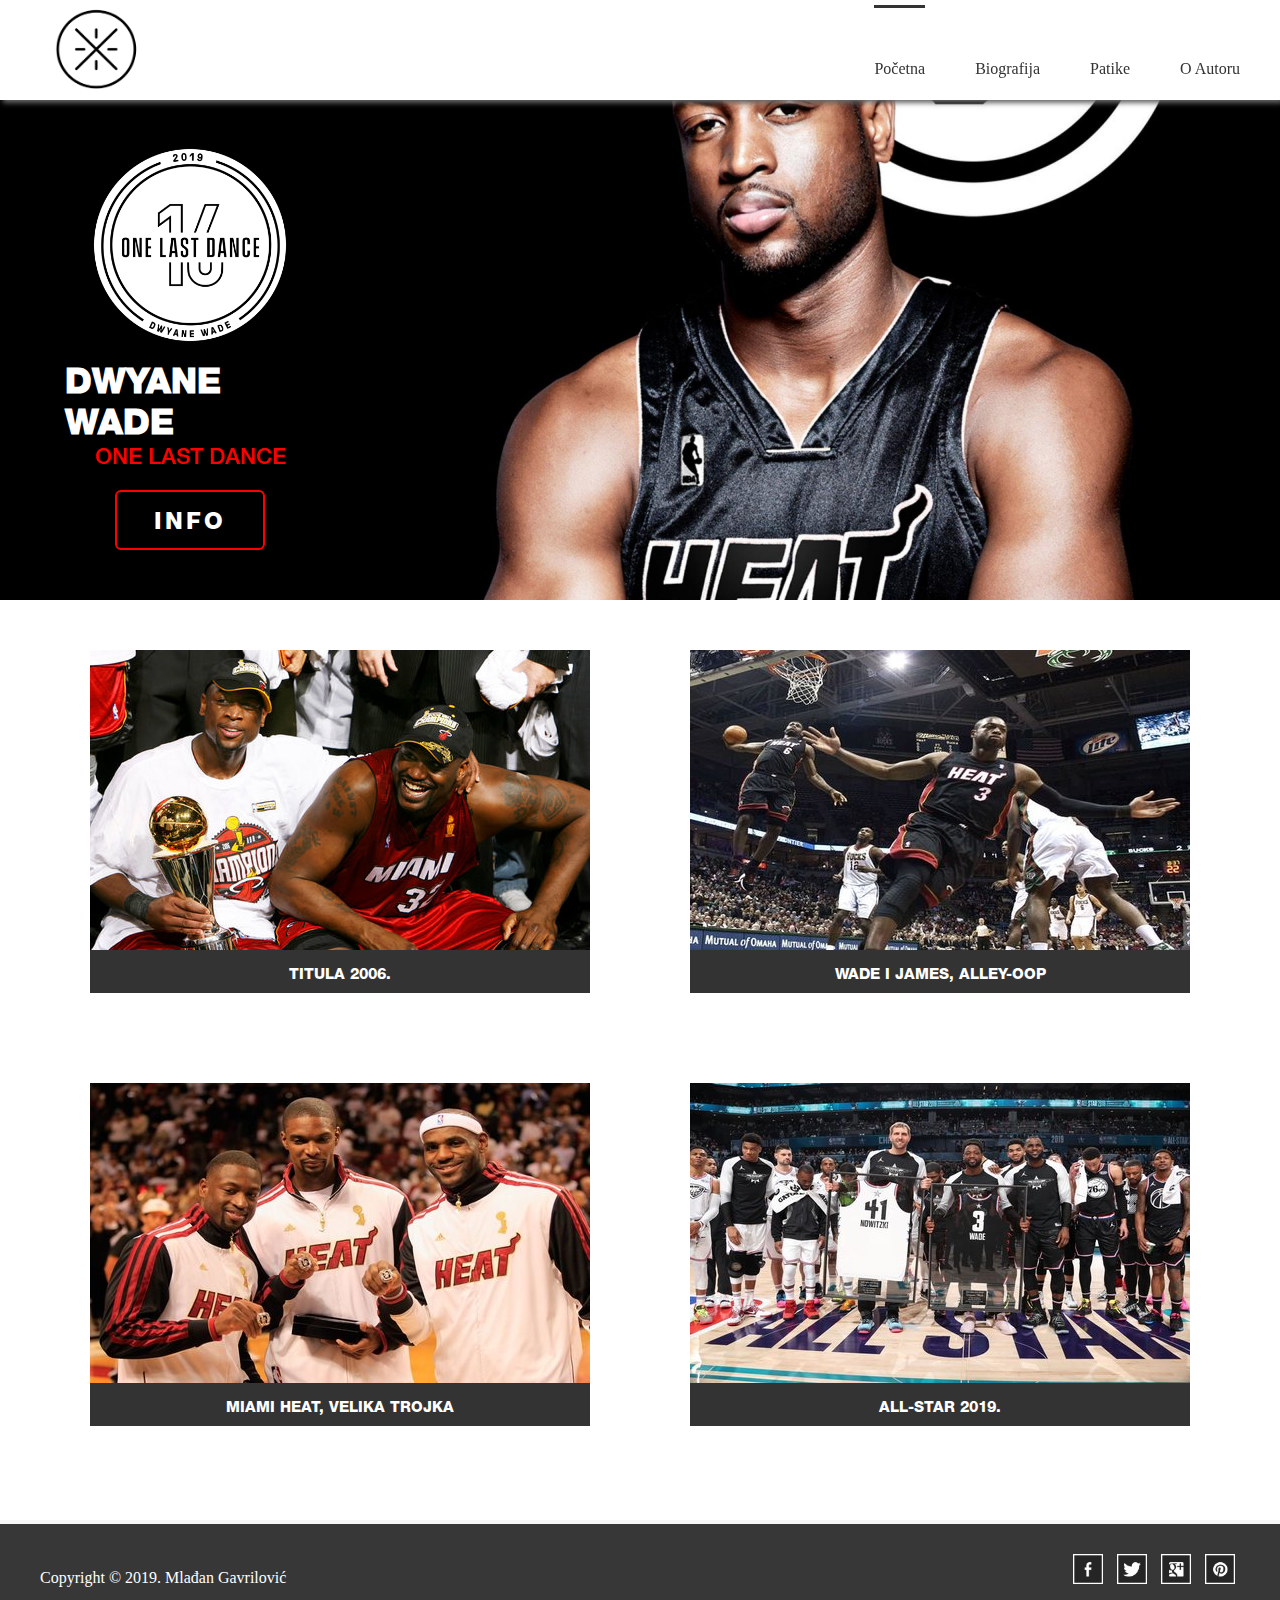
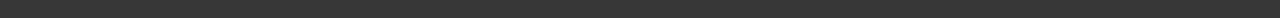
<file: index.html>
<!DOCTYPE html>
<html>
	<head>
		<title>D-Wade</title>
		<meta charset="utf-8" />
		<link rel="stylesheet" type="text/css" href="css/style.css" />
		<link rel="icon" type="image/jpg" href="img/lopta.jpg" />
	</head>
	<body>
	
	<!-- Header -->
			<div id="header">
				<div class="centar">
					<div id="logo">
						<a href="index.html"><img src="img/logo.jpg" alt="Logo" /></a>
					</div>
					<div id="navigacija">
						<ul>
							<li class="aktivanLink"><a href="#">Početna</a></li>
							<li><a href="biografija.html">Biografija</a></li>
							<li><a href="Patike.html">Patike</a></li>
							<li><a href="Autor.html">O Autoru</a></li>
						</ul>
					</div>
					<div class="cistac"></div>
				</div>
			</div>
		<!--// Header -->
		
		<!-- Slajder -->
		<div id="slajder">
			<div class="centar">
				<div id="levoIndex">
					<div class="indexBlok">
						<img src="img/last.jpg" alt="Image" />
					</div>
					
					<div class="indexBlok">
						<h1> DWYANE WADE </h1>
						<p>ONE LAST DANCE </p>
					</div>
					
					<div class="indexBlok">
						<form action="biografija.html" method="get" name="forma" id="forma">
						  <input type="submit" value="Info" class="dugme" id="btn" name="btn1"/>
						 <form>
					</div>
				</div>
				<div class="cistac"></div>
			</div>
		</div>
	<!--//	Slajder -->
	
	<!-- Galerija -->
	<div id="galerija">
		<div class="centar">
			<div class="red">
				<div class="galBlok">
					<figure>
						<img src="img/slika1.jpg" alt="Image" />
						<figcaption>Titula 2006.</figcaption>
					</figure>
				</div>
				
				<div class="galBlok">
					<figure>
						<img src="img/slika2.jpg" alt="Image" />
						<figcaption>Wade i James, alley-oop</figcaption>
					</figure>
				</div>
			</div>
			<div class="red">
				<div class="galBlok">
					<figure>
						<img src="img/slika3.jpg" alt="Image" />
						<figcaption>Miami Heat, velika trojka</figcaption>
					</figure>
				</div>
				
				<div class="galBlok">
					<figure>
						<img src="img/slika4.jpg" alt="Image" />
						<figcaption>All-Star 2019.</figcaption>
					</figure>
				</div>
			</div>
		</div>
	</div>
	<!--// Galerija -->
	
	<!-- Futer -->
			<div id="futer">
				<div class="centar">
					<div id="copyright">
						<p>Copyright &copy; 2019. Mlađan Gavrilović</p>
					</div>
					<div id="social-network">
						<ul>
							<li><a href="http://www.facebook.com"><img src="img/fb.jpg" /></a></li>
							<li><a href="http://www.twitter.com"><img src="img/tw.jpg" /></a></li>
							<li><a href="http://www.google.com"><img src="img/gp.jpg" /></a></li>
							<li><a href="http://www.pinterest.com"><img src="img/pt.jpg" /></a></li>
						</ul>
					</div>
					<div class="cistac"></div>
				</div>
			</div>
		<!--// Futer -->
	</body>
</html>
</file>
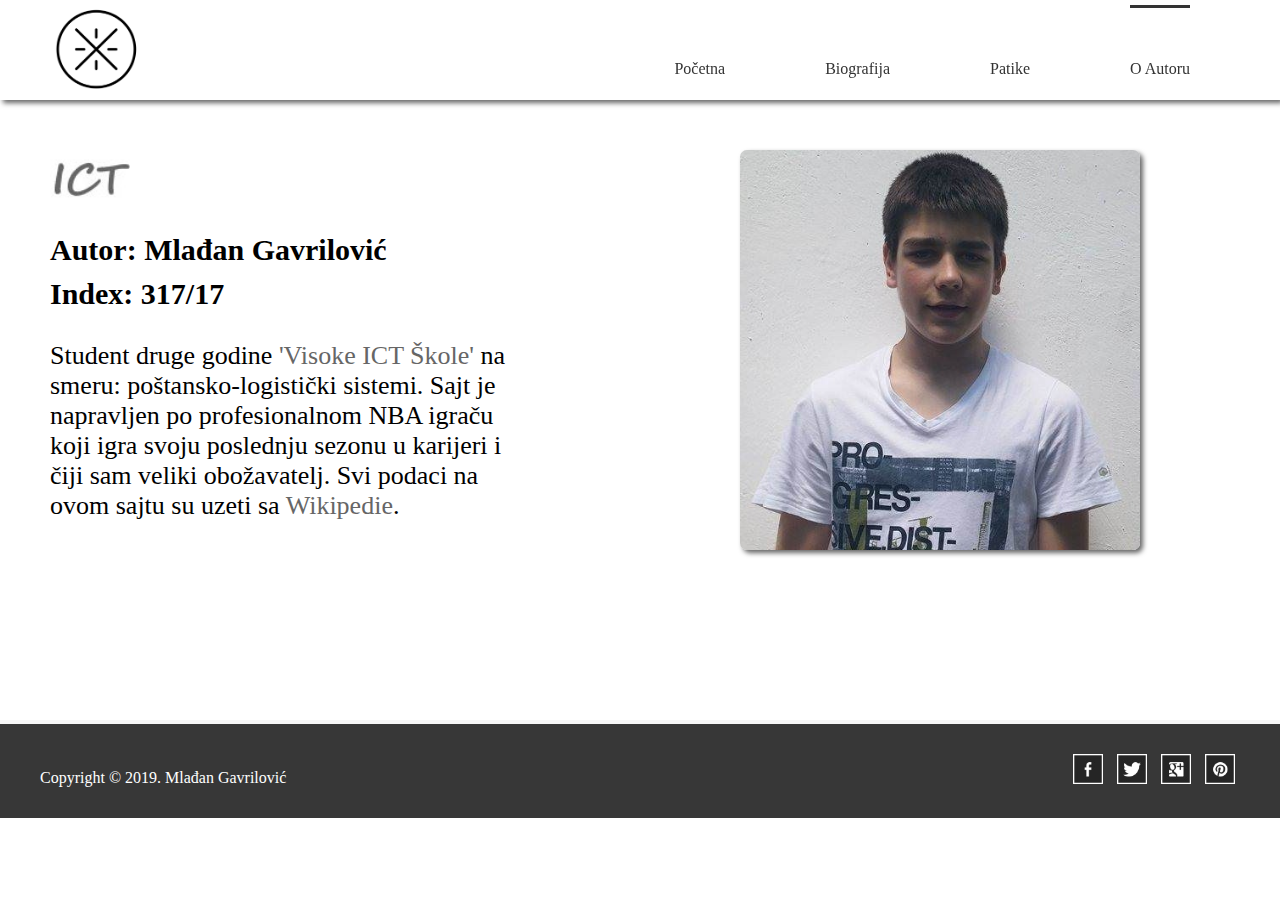
<file: Autor.html>
<!DOCTYPE html>
<html>
	<head>
		<title>D-Wade</title>
		<meta charset="utf-8" />
		<link rel="stylesheet" type="text/css" href="css/style.css" />
		<link rel="icon" type="image/jpg" href="img/lopta.jpg" />
	</head>
	<body>
	
		<!-- Header -->
			<div id="header">
				<div class="centar">
					<div id="logo">
						<a href="index.html"><img src="img/logo.jpg" alt="Logo" /></a>
					</div>
					<div id="navigacija">
						<ul>
							<li><a href="index.html">Početna</a><li>
							<li><a href="biografija.html">Biografija</a><li>
							<li><a href="Patike.html">Patike</a><li>
							<li class="aktivanLink"><a href="#">O Autoru</a><li>
						</ul>
					</div>
					<div class="cistac"></div>
				</div>
			</div>
		<!--// Header -->
		 
		 <!-- Autor -->
			<div id="autor">
				<div class="centar">
					<div id="autorLevo">
						<div id="autorLogo"><img src="img/ictLogo.jpg" alt="logo" /></div>
						<div id="autorTekst">
							<h1>Autor: Mlađan Gavrilović </h1>
							<h1>Index: 317/17</h1>
							<p>Student druge godine <a href="https://ict.edu.rs/">'Visoke ICT Škole'</a> na smeru: poštansko-logistički sistemi.
							Sajt je napravljen po profesionalnom NBA igraču koji igra svoju poslednju sezonu u karijeri 
							i čiji sam veliki obožavatelj. Svi podaci na ovom sajtu su uzeti sa <a href="https://sr.wikipedia.org/sr-ec/%D0%94%D0%B2%D0%B5%D1%98%D0%BD_%D0%92%D0%B5%D1%98%D0%B4">Wikipedie</a>.</p>
						</div>
					</div>
					
					<div id="autorSlika">
						<img src="img/autorSlika.jpg" alt="Image" />
					</div>
					<div class="cistac"></div>
				</div>
			</div>
			<!--// Autor -->
	
		<!-- Futer -->
			<div id="futer">
				<div class="centar">
					<div id="copyright">
						<p>Copyright &copy; 2019. Mlađan Gavrilović</p>
					</div>
					<div id="social-network">
						<ul>
							<li><a href="http://www.facebook.com"><img src="img/fb.jpg" /></a></li>
							<li><a href="http://www.twitter.com"><img src="img/tw.jpg" /></a></li>
							<li><a href="http://www.google.com"><img src="img/gp.jpg" /></a></li>
							<li><a href="http://www.pinterest.com"><img src="img/pt.jpg" /></a></li>
						</ul>
					</div>
					<div class="cistac"></div>
				</div>
			</div>
		<!--// Futer -->
	
	</body>
</html>
</file>
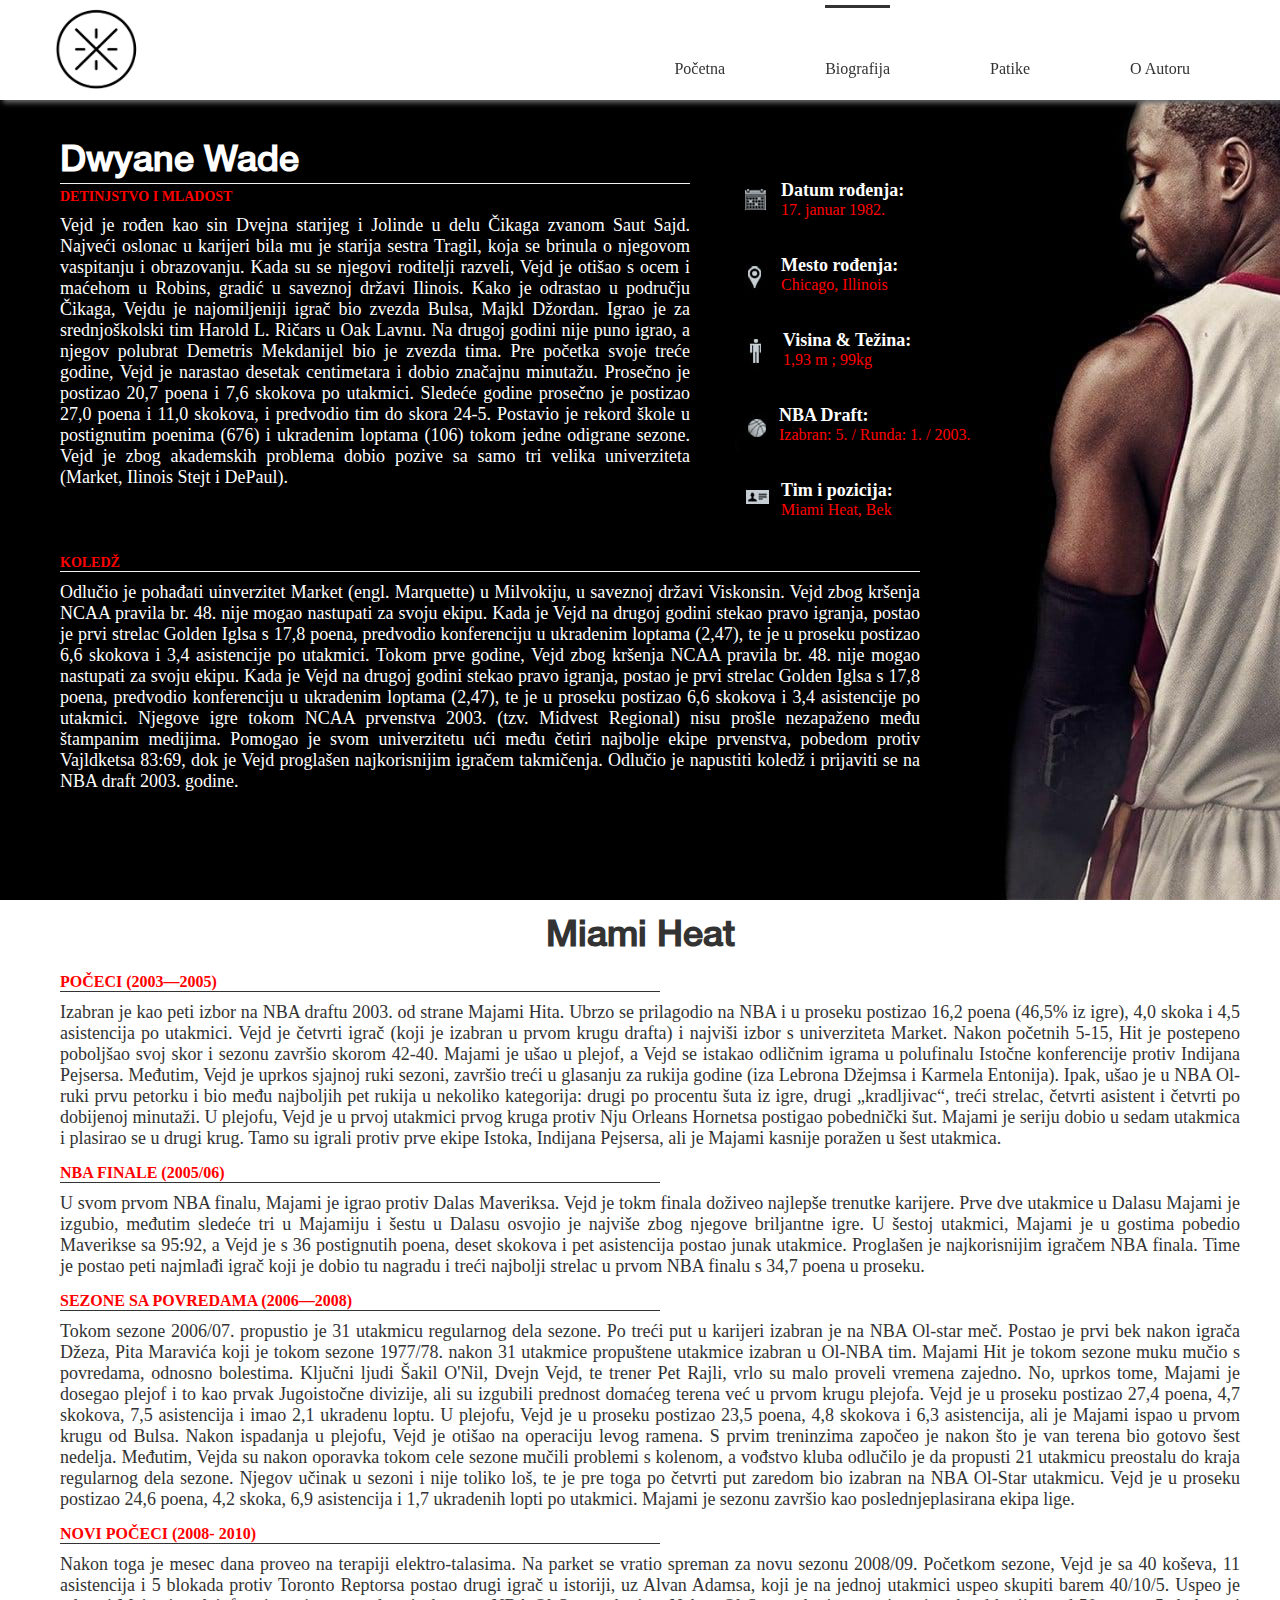
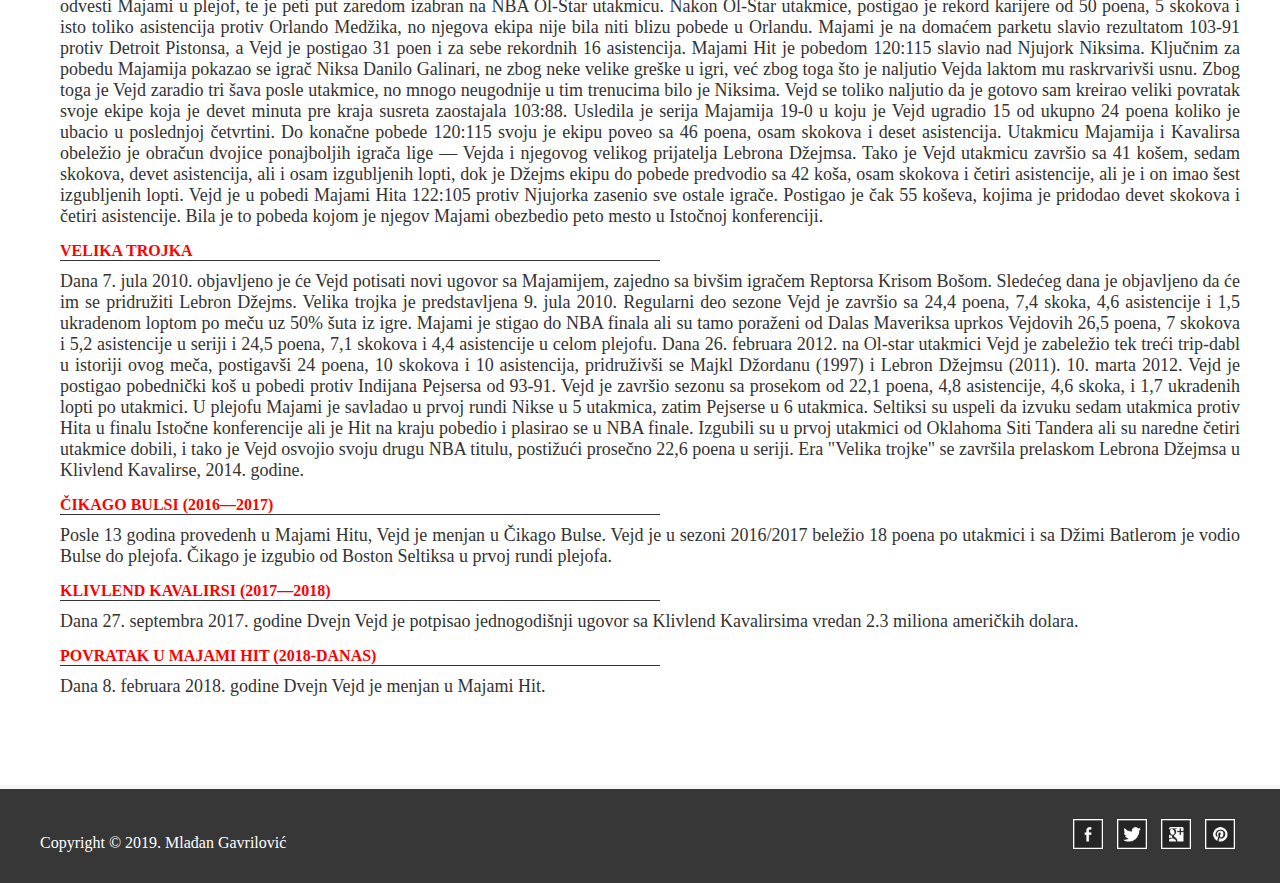
<file: biografija.html>
<!DOCTYPE html>
<html>
	<head>
		<title>D-Wade</title>
		<meta charset="utf-8" />
		<link rel="stylesheet" type="text/css" href="css/style.css" />
		<link rel="icon" type="image/jpg" href="img/lopta.jpg" />
	</head>
	<body>
	
	<!-- Header -->
			<div id="header">
				<div class="centar">
					<div id="logo">
						<a href="index.html"><img src="img/logo.jpg" alt="Logo" /></a>
					</div>
					<div id="navigacija">
						<ul>
							<li><a href="index.html">Početna</a><li>
							<li class="aktivanLink"><a href="#">Biografija</a><li>
							<li><a href="Patike.html">Patike</a><li>
							<li><a href="Autor.html">O Autoru</a><li>
						</ul>
					</div>
					<div class="cistac"></div>
				</div>
			</div>
		<!--// Header -->
		
		<!-- Slajder -->
		<div id="bioSlajder">
			<div class="centar">
				<div id="podaci">
					<div class="blok">
						<img src="img/calendar.jpg" />
						<h2>Datum rođenja:</h2>
						<p>17. januar 1982.</p>
					</div>
					<div class="blok">
						<img src="img/place.jpg" />
						<h2> Mesto rođenja:</h2>
						<p>Chicago, Illinois</p>
					</div>
					<div class="blok">
						<img src="img/covek.jpg" />
						<h2>Visina & Težina:</h2>
						<p>1,93 m ; 99kg </p>
					</div>
					<div class="blok">
						<img src="img/ball.jpg" />
						<h2> NBA Draft:</h2>
						<p> Izabran: 5. / Runda: 1. / 2003. </p> 
					</div>
					<div class="blok">
						<img src="img/team.jpg" />
						<h2> Tim i pozicija:</h2>
						<p> Miami Heat, Bek </p> 
					</div>
				</div>
				
				<div id="dwade">
					<h1> Dwyane Wade </h1>
					<h2> Detinjstvo i mladost</h2>
					<p>Vejd je rođen kao sin Dvejna starijeg i Jolinde u delu Čikaga zvanom Saut Sajd. Najveći oslonac u karijeri bila mu je starija sestra Tragil, koja se brinula o njegovom vaspitanju i obrazovanju. 
					Kada su se njegovi roditelji razveli, Vejd je otišao s ocem i maćehom u Robins, gradić u saveznoj državi Ilinois. Kako je odrastao u području Čikaga, Vejdu je najomiljeniji igrač bio zvezda Bulsa, Majkl Džordan.

					Igrao je za srednjoškolski tim Harold L. Ričars u Oak Lavnu. Na drugoj godini nije puno igrao, a njegov polubrat Demetris Mekdanijel bio je zvezda tima. Pre početka svoje treće godine, Vejd je narastao desetak 
					centimetara i dobio značajnu minutažu. Prosečno je postizao 20,7 poena i 7,6 skokova po utakmici. Sledeće godine prosečno je postizao 27,0 poena i 11,0 skokova, i predvodio tim do skora 24-5. Postavio je rekord
					škole u postignutim poenima (676) i ukradenim loptama (106) tokom jedne odigrane sezone.

					Vejd je zbog akademskih problema dobio pozive sa samo tri velika univerziteta (Market, Ilinois Stejt i DePaul).</p>
				</div>
				<div id="bioDW">
					<h2>Koledž</h2>
					<p>Odlučio je pohađati uinverzitet Market (engl. Marquette) u Milvokiju, u saveznoj državi Viskonsin. Vejd zbog kršenja NCAA pravila br. 48. nije mogao nastupati za svoju ekipu. Kada je Vejd na drugoj godini stekao
					pravo igranja, postao je prvi strelac Golden Iglsa s 17,8 poena, predvodio konferenciju u ukradenim loptama (2,47), te je u proseku postizao 6,6 skokova i 3,4 asistencije po utakmici. Tokom prve godine, Vejd zbog kršenja
					NCAA pravila br. 48. nije mogao nastupati za svoju ekipu. Kada je Vejd na 
					drugoj godini stekao pravo igranja, postao je prvi strelac Golden Iglsa s 17,8 poena, predvodio konferenciju u ukradenim loptama (2,47), te je u proseku postizao 6,6 skokova i 3,4 asistencije po utakmici.
					Njegove igre tokom NCAA prvenstva 2003. (tzv. Midvest Regional) nisu prošle nezapaženo među štampanim medijima. Pomogao je svom univerzitetu ući među četiri najbolje ekipe prvenstva, pobedom protiv Vajldketsa 83:69,
					dok je Vejd proglašen najkorisnijim igračem takmičenja. Odlučio je napustiti koledž i prijaviti se na NBA draft 2003. godine.</p>
				</div>
				<div class="cistac"></div>
			</div>
		</div>
	<!--//	Slajder -->
	
	<!-- Biografija Nastavak -->
	<div id="sredina">
		<div class="centar">
			<div id="biograf">
				<h1>Miami Heat</h1>
				<h2>Počeci (2003—2005)</h2>
				<p>Izabran je kao peti izbor na NBA draftu 2003. od strane Majami Hita. Ubrzo se prilagodio na NBA i u proseku postizao 16,2 poena (46,5% iz igre), 4,0 skoka i 4,5 asistencija po utakmici. Vejd je četvrti igrač (koji 
					je izabran u prvom krugu drafta) i najviši izbor s univerziteta Market. Nakon početnih 5-15, Hit je postepeno poboljšao svoj skor i sezonu završio skorom 42-40. Majami je ušao u plejof, a Vejd se istakao odličnim 
					igrama u polufinalu Istočne konferencije protiv Indijana Pejsersa. Međutim, Vejd je uprkos sjajnoj ruki sezoni, završio treći u glasanju za rukija godine (iza Lebrona Džejmsa i Karmela Entonija). Ipak, ušao je u NBA Ol-ruki 
					prvu petorku i bio među najboljih pet rukija u nekoliko kategorija: drugi po procentu šuta iz igre, drugi „kradljivac“, treći strelac, četvrti asistent i četvrti po dobijenoj minutaži. U plejofu, Vejd je u prvoj utakmici prvog 
					kruga protiv Nju Orleans Hornetsa postigao pobednički šut. Majami je seriju dobio u sedam utakmica i plasirao se u drugi krug. Tamo su igrali protiv prve ekipe Istoka, Indijana Pejsersa, ali je Majami kasnije poražen u šest utakmica.</p>
				<h2>NBA finale (2005/06)</h2>
				<p>U svom prvom NBA finalu, Majami je igrao protiv Dalas Maveriksa. Vejd je tokm finala doživeo najlepše trenutke karijere. Prve dve utakmice u Dalasu Majami je izgubio, međutim sledeće tri u Majamiju i šestu u Dalasu osvojio je najviše zbog
					njegove briljantne igre. U šestoj utakmici, Majami je u gostima pobedio Maverikse sa 95:92, a Vejd je s 36 postignutih poena, deset skokova i pet asistencija postao junak utakmice. Proglašen je najkorisnijim igračem NBA finala. Time je postao peti
					najmlađi igrač koji je dobio tu nagradu i treći najbolji strelac u prvom NBA finalu s 34,7 poena u proseku.</p>
				<h2>Sezone sa povredama (2006—2008)</h2>
				<p>Tokom sezone 2006/07. propustio je 31 utakmicu regularnog dela sezone. Po treći put u karijeri izabran je na NBA Ol-star meč. Postao je prvi bek nakon igrača Džeza, Pita Maravića koji je tokom sezone 1977/78. nakon 31 utakmice propuštene utakmice 
					izabran u Ol-NBA tim. Majami Hit je tokom sezone muku mučio s povredama, odnosno bolestima. Ključni ljudi Šakil O'Nil, Dvejn Vejd, te trener Pet Rajli, vrlo su malo proveli vremena zajedno. No, uprkos tome, Majami je dosegao plejof i to kao prvak
					Jugoistočne divizije, ali su izgubili prednost domaćeg terena već u prvom krugu plejofa. Vejd je u proseku postizao 27,4 poena, 4,7 skokova, 7,5 asistencija i imao 2,1 ukradenu loptu.

					U plejofu, Vejd je u proseku postizao 23,5 poena, 4,8 skokova i 6,3 asistencija, ali je Majami ispao u prvom krugu od Bulsa. Nakon ispadanja u plejofu, Vejd je otišao na operaciju levog ramena. S prvim treninzima započeo je nakon što je van terena bio gotovo šest
					nedelja. Međutim, Vejda su nakon oporavka tokom cele sezone mučili problemi s kolenom, a vođstvo kluba odlučilo je da propusti 21 utakmicu preostalu do kraja regularnog dela sezone. Njegov učinak u sezoni i nije toliko loš, te je pre toga po četvrti put zaredom 
					bio izabran na NBA Ol-Star utakmicu. Vejd je u proseku postizao 24,6 poena, 4,2 skoka, 6,9 asistencija i 1,7 ukradenih lopti po utakmici. Majami je sezonu završio kao poslednjeplasirana ekipa lige.</p>
				<h2>Novi počeci (2008- 2010)</h2>
				<p>Nakon toga je mesec dana proveo na terapiji elektro-talasima. Na parket se vratio spreman za novu sezonu 2008/09. Početkom sezone, Vejd je sa 40 koševa, 11 asistencija i 5 blokada protiv Toronto Reptorsa postao drugi igrač u istoriji, uz Alvan Adamsa,
					koji je na jednoj utakmici uspeo skupiti barem 40/10/5. Uspeo je odvesti Majami u plejof, te je peti put zaredom izabran na NBA Ol-Star utakmicu.

					Nakon Ol-Star utakmice, postigao je rekord karijere od 50 poena, 5 skokova i isto toliko asistencija protiv Orlando Medžika, no njegova ekipa nije bila niti blizu pobede u Orlandu. Majami je na domaćem parketu slavio rezultatom 103-91 protiv Detroit Pistonsa, a Vejd je postigao
					31 poen i za sebe rekordnih 16 asistencija. Majami Hit je pobedom 120:115 slavio nad Njujork Niksima. Ključnim za pobedu Majamija pokazao se igrač Niksa Danilo Galinari, ne zbog neke velike greške u igri, već zbog toga što je naljutio Vejda laktom mu raskrvarivši usnu. 
					Zbog toga je Vejd zaradio tri šava posle utakmice, no mnogo neugodnije u tim trenucima bilo je Niksima.

					Vejd se toliko naljutio da je gotovo sam kreirao veliki povratak svoje ekipe koja je devet minuta pre kraja susreta zaostajala 103:88. Usledila je serija Majamija 19-0 u koju je Vejd ugradio 15 od ukupno 24 poena koliko je ubacio u poslednjoj četvrtini. Do konačne pobede
					120:115 svoju je ekipu poveo sa 46 poena, osam skokova i deset asistencija. Utakmicu Majamija i Kavalirsa obeležio je obračun dvojice ponajboljih igrača lige — Vejda i njegovog velikog prijatelja Lebrona Džejmsa. Tako je Vejd utakmicu završio sa 41 košem, sedam skokova,
					devet asistencija, ali i osam izgubljenih lopti, dok je Džejms ekipu do pobede predvodio sa 42 koša, osam skokova i četiri asistencije, ali je i on imao šest izgubljenih lopti. Vejd je u pobedi Majami Hita 122:105 protiv Njujorka zasenio sve ostale igrače. 
					Postigao je čak 55 koševa, kojima je pridodao devet skokova i četiri asistencije. Bila je to pobeda kojom je njegov Majami obezbedio peto mesto u Istočnoj konferenciji.</p>
				 <h2>Velika trojka</h2>
				 <p>Dana 7. jula 2010. objavljeno je će Vejd potisati novi ugovor sa Majamijem, zajedno sa bivšim igračem Reptorsa Krisom Bošom. Sledećeg dana je objavljeno da će im se pridružiti Lebron Džejms. Velika trojka je predstavljena 9. jula 2010. Regularni deo
					sezone Vejd je završio sa 24,4 poena, 7,4 skoka, 4,6 asistencije i 1,5 ukradenom loptom po meču uz 50% šuta iz igre. Majami je stigao do NBA finala ali su tamo poraženi od Dalas Maveriksa uprkos Vejdovih 26,5 poena, 7 skokova i 5,2 asistencije u seriji i 24,5 poena,
					7,1 skokova i 4,4 asistencije u celom plejofu.

					Dana 26. februara 2012. na Ol-star utakmici Vejd je zabeležio tek treći trip-dabl u istoriji ovog meča, postigavši 24 poena, 10 skokova i 10 asistencija, pridruživši se Majkl Džordanu (1997) i Lebron Džejmsu (2011). 10. marta 2012. Vejd je postigao pobednički koš u pobedi
					protiv Indijana Pejsersa od 93-91. Vejd je završio sezonu sa prosekom od 22,1 poena, 4,8 asistencije, 4,6 skoka, i 1,7 ukradenih lopti po utakmici. U plejofu Majami je savladao u prvoj rundi Nikse u 5 utakmica, zatim Pejserse u 6 utakmica. Seltiksi su uspeli da izvuku 
					sedam utakmica protiv Hita u finalu Istočne konferencije ali je Hit na kraju pobedio i plasirao se u NBA finale. Izgubili su u prvoj utakmici od Oklahoma Siti Tandera ali su naredne četiri utakmice dobili, i tako je Vejd osvojio svoju drugu NBA titulu, postižući prosečno 22,6 poena u seriji.

					Era "Velika trojke" se završila prelaskom Lebrona Džejmsa u Klivlend Kavalirse, 2014. godine.</p>
					<h2>Čikago Bulsi (2016—2017)</h2>
					<p>Posle 13 godina provedenh u Majami Hitu, Vejd je menjan u Čikago Bulse. Vejd je u sezoni 2016/2017 beležio 18 poena po utakmici i sa Džimi Batlerom je vodio Bulse do plejofa. Čikago je izgubio od Boston Seltiksa u prvoj rundi plejofa.</p>
					<h2>Klivlend Kavalirsi (2017—2018)</h2>
					<p>Dana 27. septembra 2017. godine Dvejn Vejd je potpisao jednogodišnji ugovor sa Klivlend Kavalirsima vredan 2.3 miliona američkih dolara.</p>
					<h2>Povratak u Majami Hit (2018-danas)</h2>
					<p>Dana 8. februara 2018. godine Dvejn Vejd je menjan u Majami Hit.</p>
			</div>
		</div>
	</div>
	
	<!-- Futer -->
			<div id="futer">
				<div class="centar">
					<div id="copyright">
						<p>Copyright &copy; 2019. Mlađan Gavrilović</p>
					</div>
					<div id="social-network">
						<ul>
							<li><a href="http://www.facebook.com"><img src="img/fb.jpg" /></a></li>
							<li><a href="http://www.twitter.com"><img src="img/tw.jpg" /></a></li>
							<li><a href="http://www.google.com"><img src="img/gp.jpg" /></a></li>
							<li><a href="http://www.pinterest.com"><img src="img/pt.jpg" /></a></li>
						</ul>
					</div>
					<div class="cistac"></div>
				</div>
			</div>
		<!--// Futer -->
	
	</body>
</html>
</file>
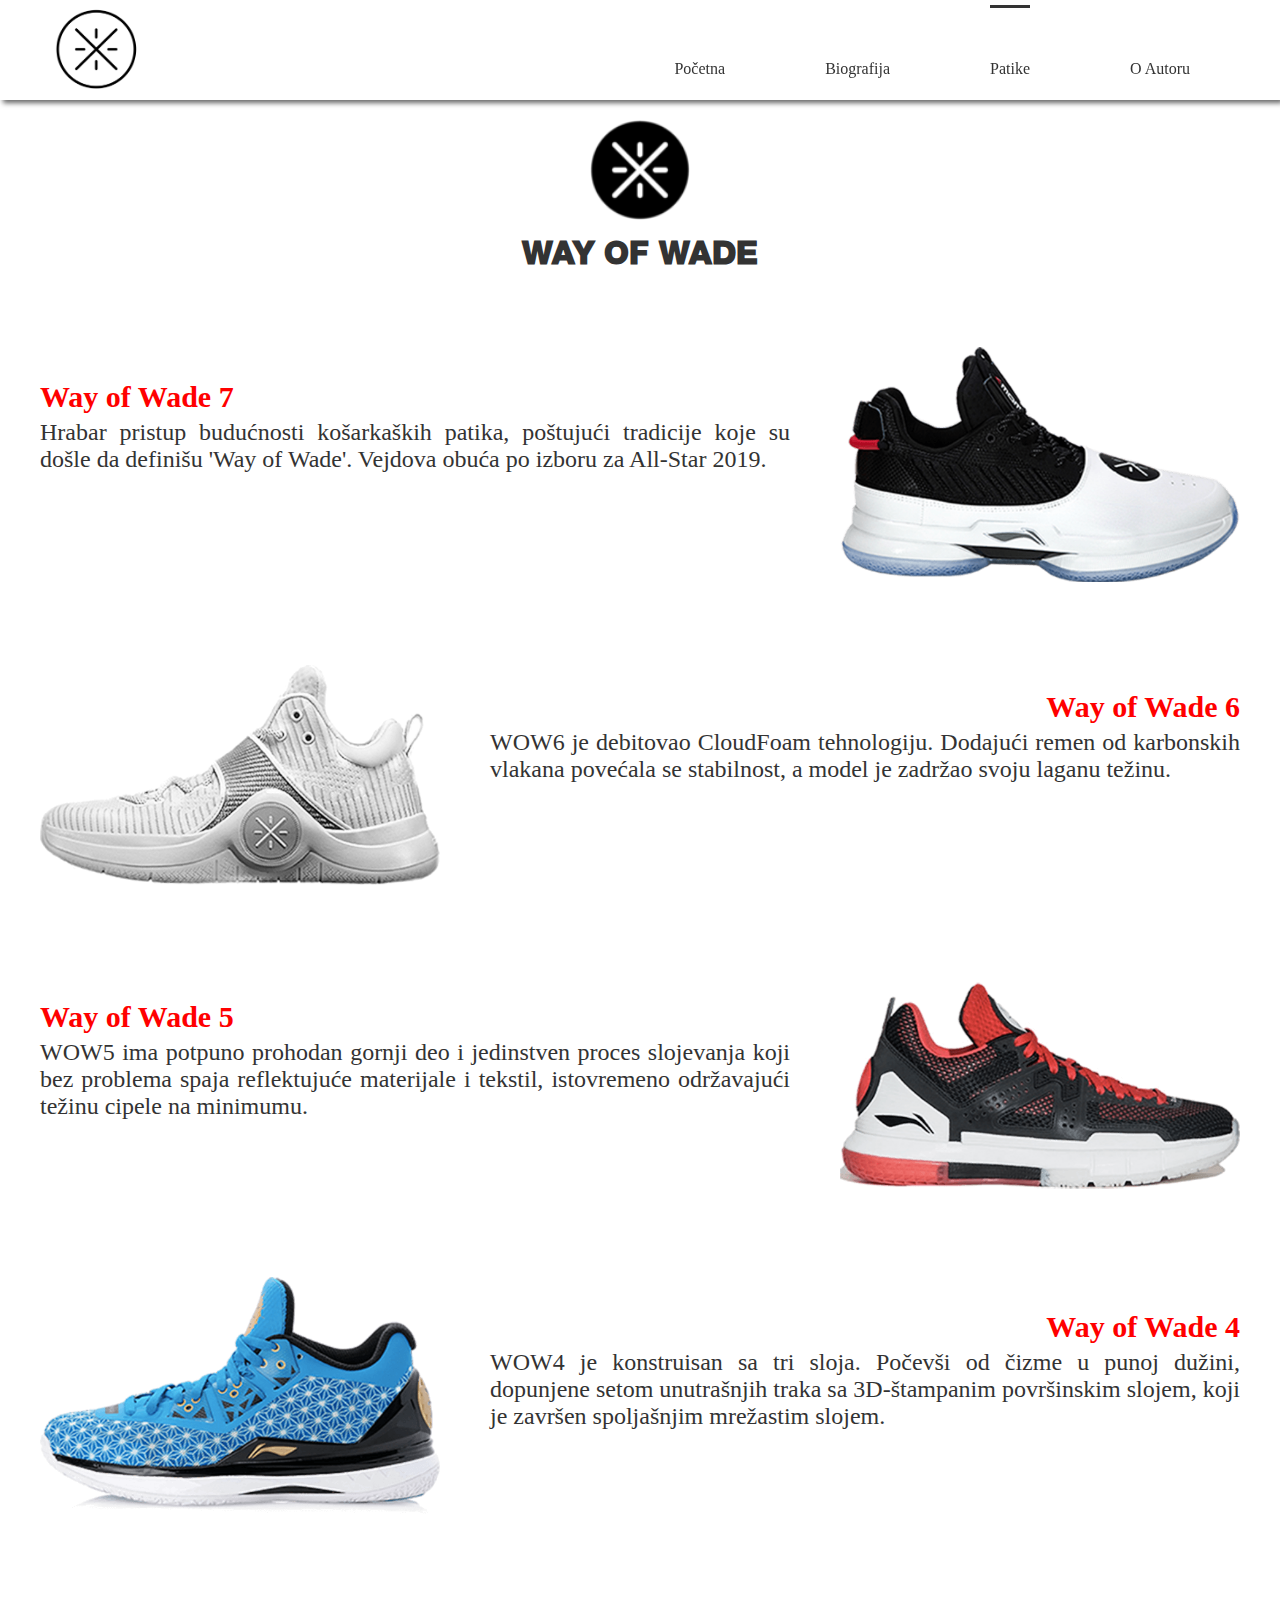
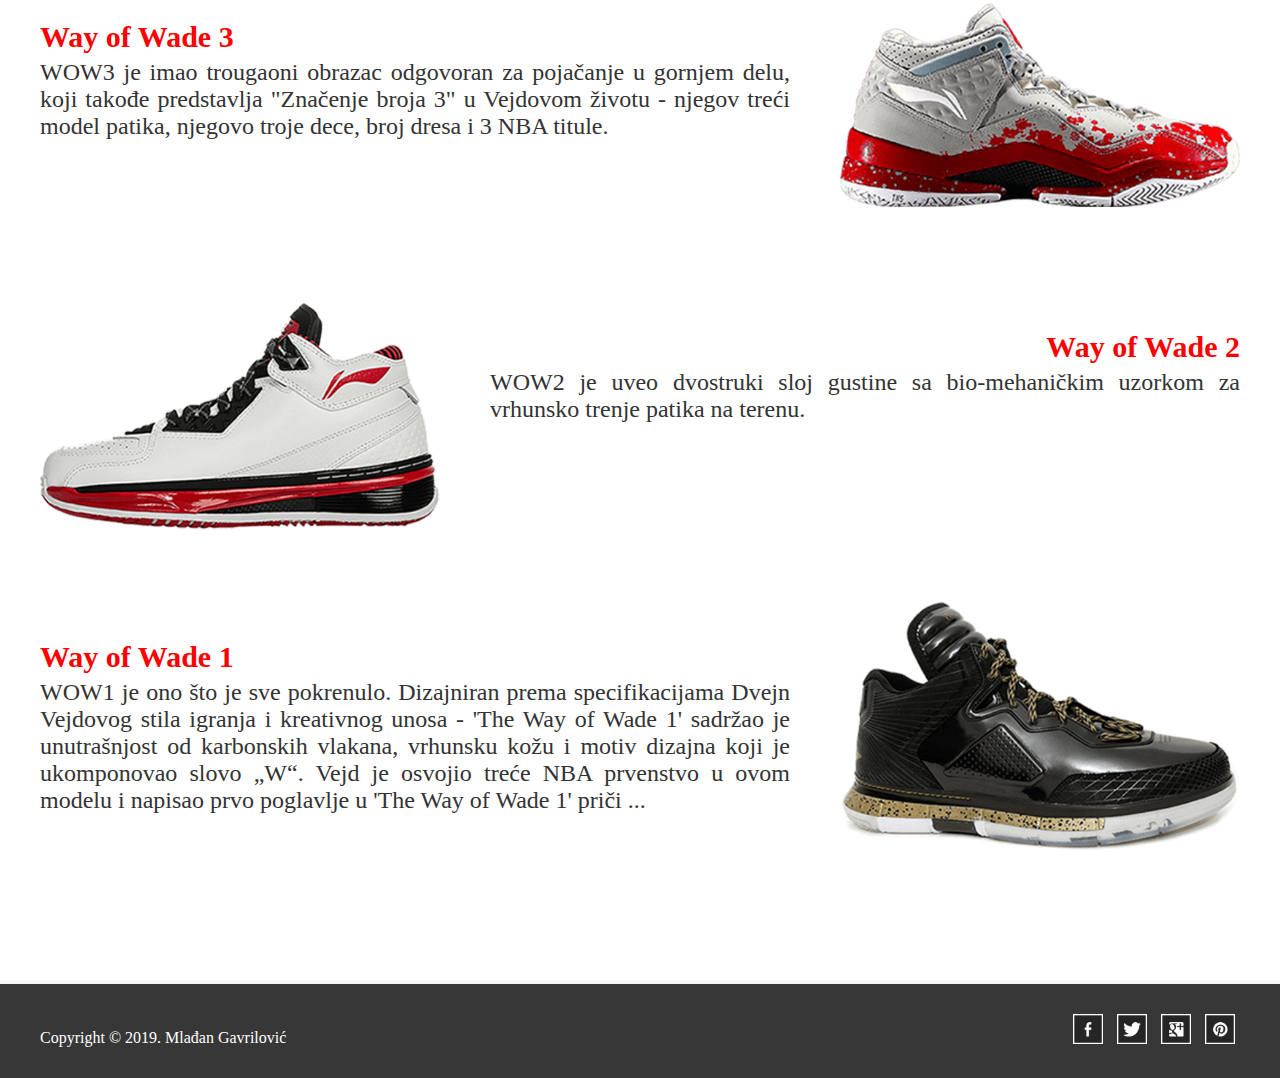
<file: patike.html>
<!DOCTYPE html>
<html>
	<head>
		<title>D-Wade</title>
		<meta charset="utf-8" />
		<link rel="stylesheet" type="text/css" href="css/style.css" />
		<link rel="icon" type="image/jpg" href="img/lopta.jpg" />
	</head>
	<body>
	
	<!-- Header -->
			<div id="header">
				<div class="centar">
					<div id="logo">
						<a href="index.html"><img src="img/logo.jpg" alt="Logo" /></a>
					</div>
					<div id="navigacija">
						<ul>
							<li><a href="Index.html">Početna</a><li>
							<li><a href="biografija.html">Biografija</a><li>
							<li class="aktivanLink"><a href="#">Patike</a><li>
							<li><a href="Autor.html">O Autoru</a><li>
						</ul>
					</div>
					<div class="cistac"></div>
				</div>
			</div>
		<!--// Header -->
		
	<!-- Body -->
	<div id="patike">
		<div class="centar">
			<div id="wow">
				<div id="wowSlika">
					<img src="img/wowlogo.jpg" alt="Image" />
				</div>
				
				<div id="wowText">
					<h1>WAY OF WADE</h1>
				</div>
			</div>
			
			<div id="svePatike">	
				<div class="patRed">
					<div class="desnoSlika">
						<img src="img/wow7.jpg" alt="image" />
					</div>
					
					<div class="levoTekst">
						<h1>Way of Wade 7</h1>
						<p>Hrabar pristup budućnosti košarkaških patika, poštujući tradicije koje su došle da definišu 'Way of Wade'. Vejdova obuća po izboru za All-Star 2019.</p>
					</div>
				</div>
				
				<div class="patRed">
					<div class="levoSlika">
						<img src="img/wow6.jpg" alt="image" />
					</div>
					
					<div class="desnoTekst">
						<h1>Way of Wade 6</h1>
						<p>WOW6 je debitovao CloudFoam tehnologiju. Dodajući remen od karbonskih vlakana povećala se stabilnost, a model je zadržao svoju laganu težinu.</p>
					</div>
				</div>
				
				<div class="patRed">
					<div class="desnoSlika">
						<img src="img/wow5.jpg" alt="image" />
					</div>
					
					<div class="levoTekst">
						<h1>Way of Wade 5 </h1>
						<p>WOW5 ima potpuno prohodan gornji deo i jedinstven proces slojevanja koji bez problema spaja reflektujuće materijale i tekstil, istovremeno održavajući težinu cipele na minimumu.</p>
					</div>
				</div>
				
				<div class="patRed">
					<div class="levoSlika">
						<img src="img/wow4.jpg" alt="image" />
					</div>
					
					<div class="desnoTekst">
						<h1>Way of Wade 4</h1>
						<p>WOW4 je konstruisan sa tri sloja. Počevši od čizme u punoj dužini, dopunjene setom unutrašnjih traka sa 3D-štampanim površinskim slojem, koji je završen spoljašnjim mrežastim slojem.</p>
					</div>
				</div>
				
				<div class="patRed">
					<div class="desnoSlika">
						<img src="img/wow3.jpg" alt="image" />
					</div>
					
					<div class="levoTekst">
						<h1>Way of Wade 3</h1>
						<p>WOW3 je imao trougaoni obrazac odgovoran za pojačanje u gornjem delu, koji takođe predstavlja "Značenje broja 3" u Vejdovom životu - njegov treći model patika, njegovo troje dece, broj dresa i 3 NBA titule.</p>
					</div>
				</div>
				
				<div class="patRed">
					<div class="levoSlika">
						<img src="img/wow2.jpg" alt="image" />
					</div>
					
					<div class="desnoTekst">
						<h1>Way of Wade 2</h1>
						<p>WOW2 je uveo dvostruki sloj gustine sa bio-mehaničkim uzorkom za vrhunsko trenje patika na terenu.</p>
					</div>
				</div>
				
				<div class="patRed">
					<div class="desnoSlika">
						<img src="img/wow1.jpg" alt="image" />
					</div>
					
					<div class="levoTekst">
						<h1>Way of Wade 1</h1>
						<p>WOW1 je ono što je sve pokrenulo. Dizajniran prema specifikacijama Dvejn Vejdovog stila igranja i kreativnog unosa - 'The Way of Wade 1' sadržao je unutrašnjost od karbonskih vlakana, vrhunsku kožu i motiv dizajna koji je ukomponovao slovo „W“. Vejd je osvojio treće NBA prvenstvo u ovom modelu i napisao prvo poglavlje u 'The Way of Wade 1' priči ...</p>
					</div>
				</div>
			</div>
		</div>
		<div class="cistac"></div>
	</div>
	
	<!-- Futer -->
			<div id="futer">
				<div class="centar">
					<div id="copyright">
						<p>Copyright &copy; 2019. Mlađan Gavrilović</p>
					</div>
					<div id="social-network">
						<ul>
							<li><a href="http://www.facebook.com"><img src="img/fb.jpg" /></a></li>
							<li><a href="http://www.twitter.com"><img src="img/tw.jpg" /></a></li>
							<li><a href="http://www.google.com"><img src="img/gp.jpg" /></a></li>
							<li><a href="http://www.pinterest.com"><img src="img/pt.jpg" /></a></li>
						</ul>
					</div>
					<div class="cistac"></div>
				</div>
			</div>
		<!--// Futer -->
	
	</body>
</html>
</file>
<file: css/style.css>
@font-face
{
	src: url('HelveticaNeue-Heavy.otf');
	font-family:'navFont';
}

@font-face {
	src: url('HelveticaNeue-Medium.otf');
	font-family:'srednjiFont'
}

* {
	margin: 0px;
	padding: 0px;
	box-sizing:border-box;
}

a {
	text-decoration:none;
	color:#666;
}

a:hover {
	color:red;
}



ul {
	list-style-type:none;
}

.centar {
	margin:0px auto;
	width:1200px;
}

.cistac {
	clear: both;
}

/* Heder */
#header {
	width:100%;
	height:100px;
	background-color:#FFF;
	position: fixed;
	z-index:2;
	box-shadow: 3px 3px 5px #666;
}

#navigacija {
	float: right;
}

#logo {
	float:left;
	height: inherit;
	margin:5px 0px;
}

#logo img {
	width:110px;
	height:90px;
	color: #FFF
}

#navigacija li {
	float: left;
	margin-left:50px;
	display:block;
	margin-top: 60px;
}

#navigacija a {
	font-family:'Open Sans';
	font-size: 16px; 
	
	color: #333;
}
#navigacija .aktivanLink {
	border-top:3px solid #333;
	margin-top:5px;
	padding-top:52px;
	
}

/* Index(pocetna) */
#slajder {
	background-image: url('../img/wade.jpg');
	width:100%;
	box-sizing: border-box;
	background-repeat:no-repeat;
	height:600px;
	background-size: cover; 
}
#levoIndex {
	float:left;
	width:300px;
	height:100%;
	margin-top:120px;
}

.indexBlok {
	width:100%;
	height:130px;
}

.indexBlok img {
	width:250px;
	height:250px;
	margin-left:25px;
}

.indexBlok h1 {
	font-family:'navFont';
	font-size:35px;
	color:#FFF;
	margin-top:110px;
	margin-left:25px;
	margin-bottom:3px;
}

.indexBlok p {
	font-family:'srednjiFont';
	color: red;
	
	font-size:22px;
	margin-left:55px;
}

.indexBlok #btn {
	margin-left:75px;
	color:#FFF;
}

.indexBlok #btn:hover {
	color:#333;
	background: #FFF;
	border: 2px solid #666;
	transform: all ease-in-out;
	transition:0.5s;
}

#btn {
	border: 2px solid red;
	border-radius:6px;
	background:none;
	font-size:24px;
	font-family: 'navFont';
	cursor:pointer;
	width:150px;
	height:60px;
	color:red;
	text-transform:uppercase;
	letter-spacing:3px;
	text-align:center;
}

#galerija {
	width:100%;
	height:900px;
}

.red {
	width: 1200px;
	margin: 0px auto;
	padding: 30px 0px;
	display: flex;
	flex-wrap: wrap; 
	justify-content: space-around;
}

.galBlok {
	width: 500px;
	min-height: 300px;
	margin-bottom: 30px;
	background-color: #333;
	font-size: 20px;
}

.galBlok figcaption {
	padding:10px 0px;
	color:#FFF;
	font-family:'navFont';
	font-size:15px;
	text-align:center;
	text-transform:uppercase;
}

/* FUTER */

#futer {
	width: 100%;
	background-color: #373737;
	padding: 30px 0px;
	border-top: 4px solid #f6f6f6;
	color: #fff;
	margin-top: 20px;
}

#copyright {
	float: left;
	margin-top: 15px;
}

#copyright p {
	font-family: 'Open Sans';
}

#social-network {
	float: right;
}

#social-network li {
	display: inline-block;
	margin: 0px 5px;
}

#social-network li img {
	width:30px;
	height:30px;
}
	/* Biografija */
	
#bioSlajder {
	min-height: 900px;
	background-image: url('../img/wp.jpg');
	padding-top:100px;
	width:100%;
	box-sizing:border-box;
	background-repeat: no-repeat;
}

#podaci {
	float:right;
	height:100%;
	width:250px;
	margin-top:80px;
	margin-right:270px;
}
.blok h2 {
	font-size:18px;
	font-family:'Open Sans';
	color: #FFF;
	font-weight:bold;
}

.blok {
	width:250px;
	height:70px;
	margin-bottom:5px;
	margin-left:15px;
}

.blok img {
	float:left;
	margin-right:3px;
}

.blok p {
	color:red;
	font-family:'Open Sans';
	font-size:16px;
}

#dwade {
	width: 650px;
	height:400px;
	float:left;
}

#dwade h1 {
	font-family:'srednjiFont';
	font-size:36px;
	color:#FFF;
	margin-top:40px;
	margin-bottom:5px;
	margin-left:20px;
	border-bottom:1px solid #f2f2f2;
}

#dwade h2 {
	font-family: 'Open Sans';
	font-size:14px;
	color: red;
	margin-top: 5px;
	text-transform:uppercase;
	margin-left:20px;
	font-weight:600;
}

#dwade p , #bioDW p {
	font-family: 'Open Sans';
	font-size:18px;
	color: #FFF;
	text-align:justify;
	margin-top:10px;
	margin-left:20px;
}

#bioDW {
	float:left;
	height:300px;
	width: 880px;
}

#bioDW h2 {
	font-family: 'Open Sans';
	font-size:14px;
	color: red;
	text-transform:uppercase;
	margin-left:20px;
	font-weight:600;
	border-bottom: 1px solid #f2f2f2;
}

#biograf {
	width:100%;
	height:1450px;
}	

#biograf h1 {
	font-family:'srednjiFont';
	font-size:36px;
	color: #333;
	margin-top:15px;
	text-align:center;
}

#biograf h2 {
	font-family: 'Open Sans';
	font-size:16px;
	color: red;
	text-transform:uppercase;
	margin-left:20px;
	font-weight:600;
	border-bottom: 1px solid #333;
	margin-top:15px;
	width:50%;
}

#biograf p {
	font-family: 'Open Sans';
	font-size:18px;
	color: #333;
	text-align:justify;
	margin-top:10px;
	margin-left:20px;
}


	
	/* Patike */
	
#patike {
	width:100%;
}

#wow {
	padding:120px 300px;
	width:100%;
	height:200px;
}
#wowSlika {
	width:100px;
	margin:0px auto;	
}

#wowSlika img {
	width:100px;
	height:100px;
	margin:0px auto;
}
#wowText {
	font-family: 'navFont';
	font-size:16px;
	color: #333;
	margin-top:10px;
	text-align:center;

}

.patRed {
	width:100%;
	height:260px;
	margin:50px 0px;
}

.levoSlika {
	float:left;
	width:200px;
	height:200px;
}
.patRed img {
	width: 400px;
	height: 250px;
}

.desnoTekst {
	float:right;
	width:750px;
	height:260px;
}
.desnoTekst h1 {
	float:right;
	font-family: 'srenjiFont';
	font-size:30px;
	color:red;
	margin-top:40px;
}

.desnoTekst p {
	float:left;
	font-family: 'Open Sans';
	font-size:24px;
	text-align:justify;
	color:#333;
	margin-top:5px;
}
.desnoSlika {
	float:right;
	width:200px;
	height:200px;
	margin-right:200px;
}	

.levoTekst {
	float:left;
	width:750px;
	height:260px;
}
.levoTekst h1 {
	float:left;
	font-family: 'srenjiFont';
	font-size:30px;
	color:red;
	margin-top:40px;
}

.levoTekst p {
	float:left;
	font-family: 'Open Sans';
	font-size:24px;
	text-align:justify;
	color:#333;
	margin-top:5px;
}

#svePatike {
	height:100%;
	width:100%;
	margin:100px 0px;
}
	/* O AUTORU */
	
#autor {
	height:700px;
	width:100%;
}	

#autorLevo {
	width:500px;
	height:500px;
	margin-top:150px;
	float:left;
}

#autorLogo img{
	margin-left:10px;
	margin-bottom:20px;
	width:80px;
	height:100;
}
#autorTekst {
	float:left;
	width:500px;
}

#autorTekst h1 {
	font-family: 'Open Sans';
	color: #000;
	margin-bottom:10px;
	font-size:30px;
	margin-left:10px;
}

#autorSlika {
	float:right;
}

#autorSlika img{
	width: 400px;
	height:400px;
	margin-top:150px;
	margin-right:100px;
	border-radius:7px;
	box-shadow:3px 3px 5px #666;
}

#autorTekst p	 {
	font-family: 'Open Sans';
	color:#000;
	margin-bottom:10px;
	font-size:26px;
	margin-left:10px;
	padding-top:20px;
	text-align:left;
}
</file>
